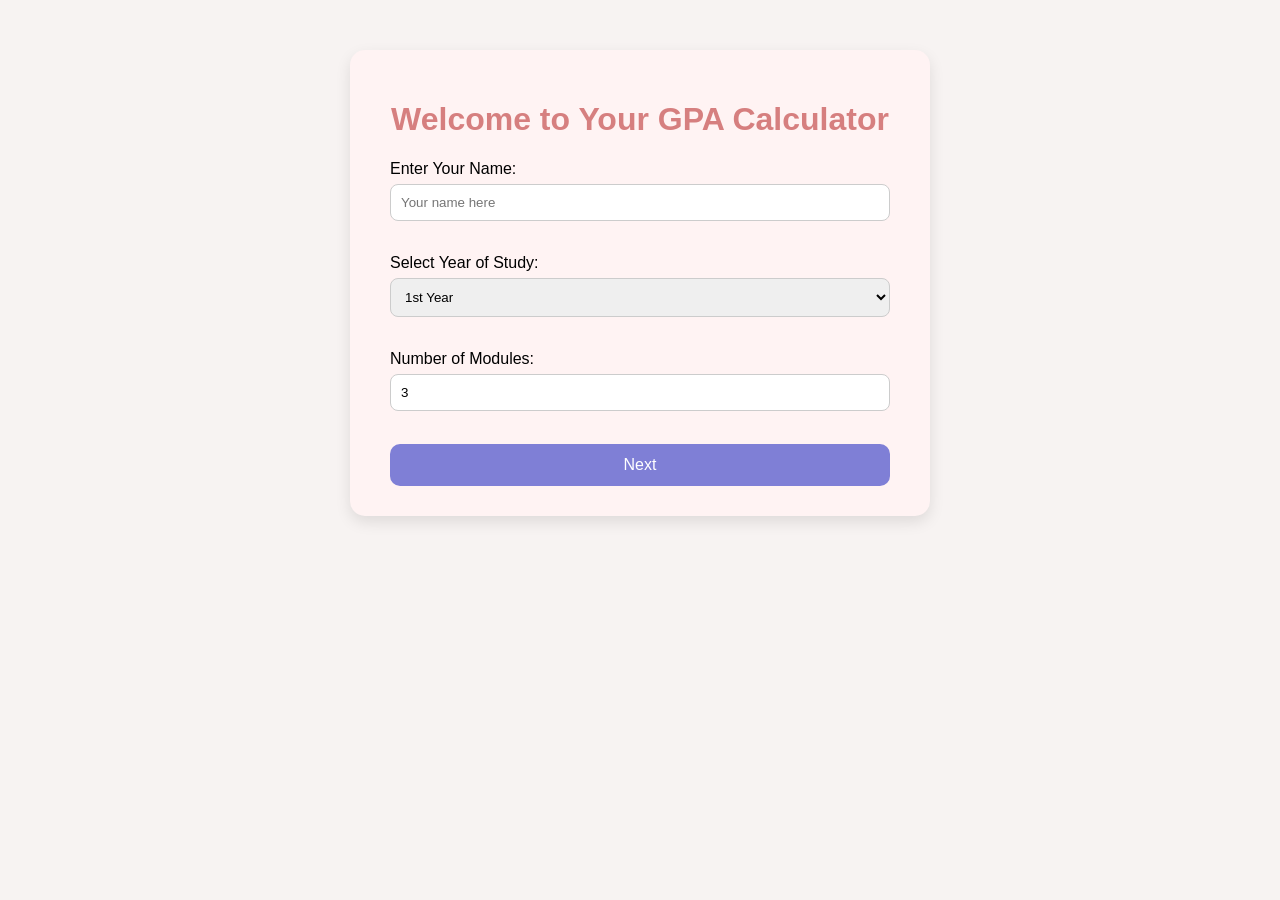
<file: src/main/resources/static/index.html>
<!DOCTYPE html>
<html>
<head>
    <title>Degree GPA Calculator</title>
    <link rel="stylesheet" href="style.css">
</head>
<body>
<div class="container">
    <h1>Welcome to Your GPA Calculator</h1>

    <label for="username">Enter Your Name:</label>
    <input type="text" id="username" placeholder="Your name here"><br><br>

    <label for="year">Select Year of Study:</label>
    <select id="year">
        <option value="1">1st Year</option>
        <option value="2">2nd Year</option>
        <option value="3">Final Year</option>
    </select><br><br>

    <label for="modules">Number of Modules:</label>
    <input type="number" id="modules" value="3" min="1"><br><br>

    <button onclick="startCalculator()">Next</button>
</div>

<script>
function startCalculator() {
    const name = document.getElementById("username").value.trim();
    const year = document.getElementById("year").value;
    const modules = document.getElementById("modules").value;

    if(!name || !year || !modules) {
        alert("Please fill in all fields!");
        return;
    }

    localStorage.setItem("username", name);
    localStorage.setItem("year", year);
    localStorage.setItem("modules", modules);

    window.location.href = "modules.html";
}
</script>
</body>
</html>
</file>
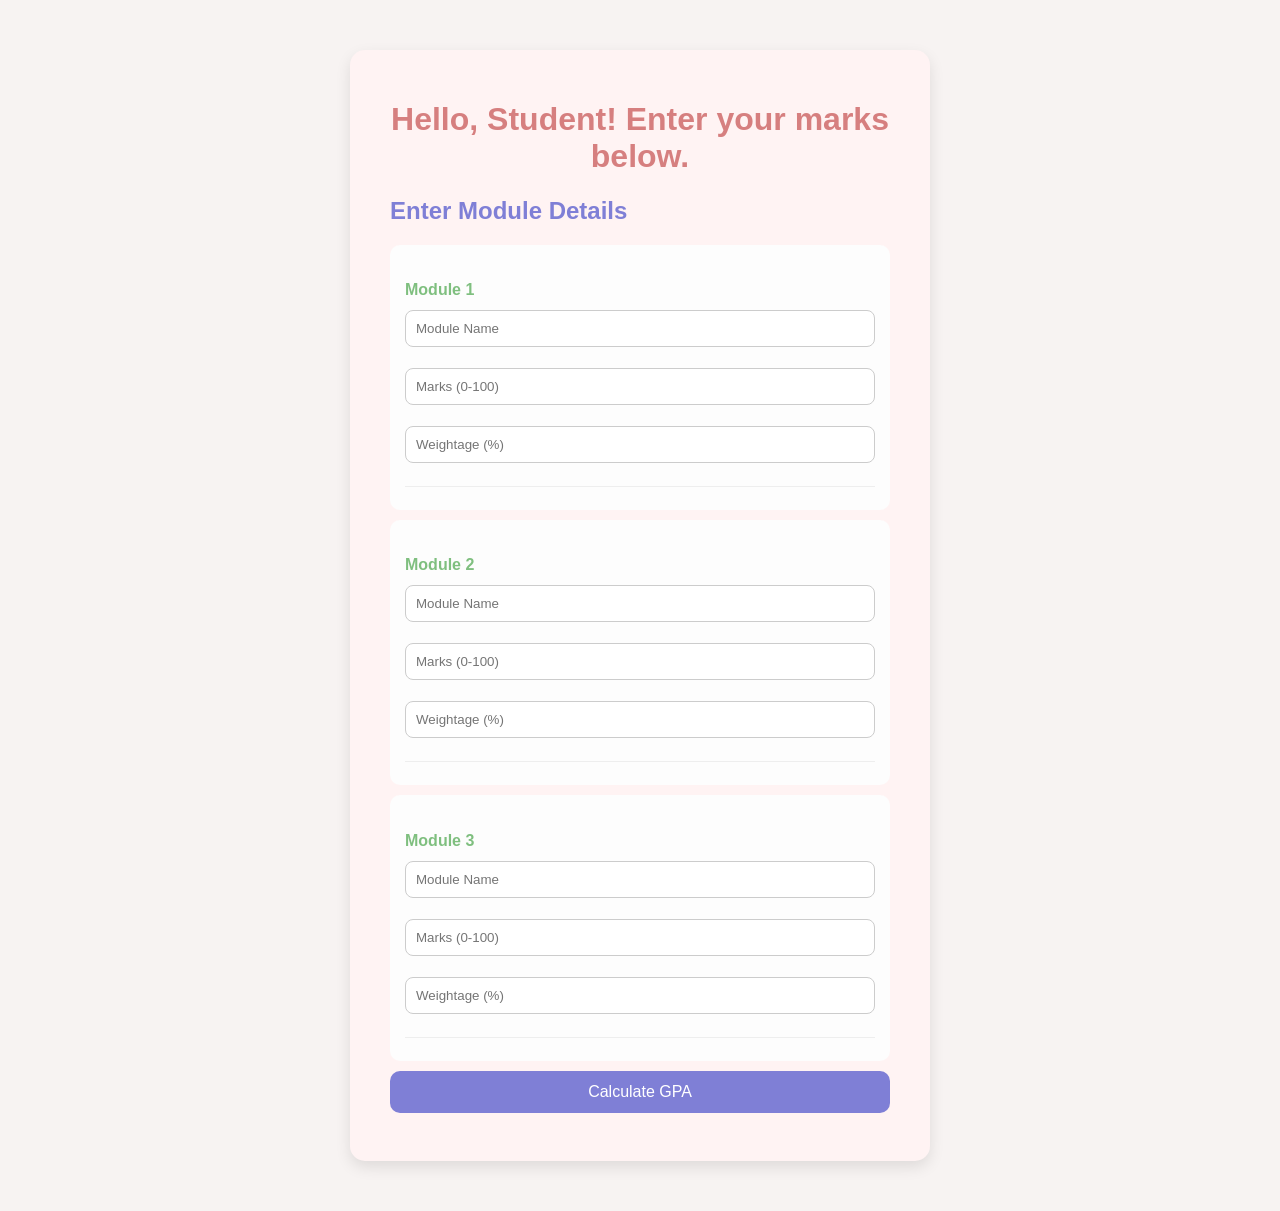
<file: src/main/resources/static/modules.html>
<!DOCTYPE html>
<html>
<head>
    <title>Module Details</title>
    <link rel="stylesheet" href="style.css">
</head>
<body>
<div class="container">
    <h1 id="greeting"></h1>
    <h2>Enter Module Details</h2>
    <div id="formContainer"></div>
    <button onclick="calculateGPA()">Calculate GPA</button>
    <h3 id="result"></h3>
</div>

<script src="script.js"></script>
</body>
</html>
</file>
<file: src/main/resources/static/style.css>
body {
    font-family: 'Segoe UI', sans-serif;
    background: #f7f3f2;
    margin: 0;
    padding: 0;
    display: flex;
    justify-content: center;
}

.container {
    background: #fff3f3;
    padding: 30px 40px;
    margin: 50px;
    border-radius: 15px;
    box-shadow: 0 6px 15px rgba(0,0,0,0.1);
    width: 100%;
    max-width: 500px;
}

h1 { color: #d67f7f; text-align: center; }
h2 { color: #7f7fd6; }
h4 { color: #7fbf7f; margin-bottom:5px; }

input, select {
    width: 100%;
    padding: 10px;
    margin: 6px 0 15px 0;
    border-radius: 8px;
    border: 1px solid #ccc;
    box-sizing: border-box;
}

button {
    background: #7f7fd6;
    color: white;
    border: none;
    padding: 12px 20px;
    border-radius: 10px;
    cursor: pointer;
    width: 100%;
    font-size: 16px;
    transition: 0.3s;
}

button:hover {
    background: #6c6cda;
}

hr { border: 0; border-top: 1px solid #eee; }

.highlight { background: #fce5e5; padding: 10px; border-radius: 8px; font-weight: bold; }
.congrats { background: #d1f7d6; padding: 10px; border-radius: 8px; font-weight: bold; color: #27632a; }
.moduleDiv { background: #fdfdfd; padding: 15px; border-radius: 10px; margin-bottom: 10px; }
</file>
